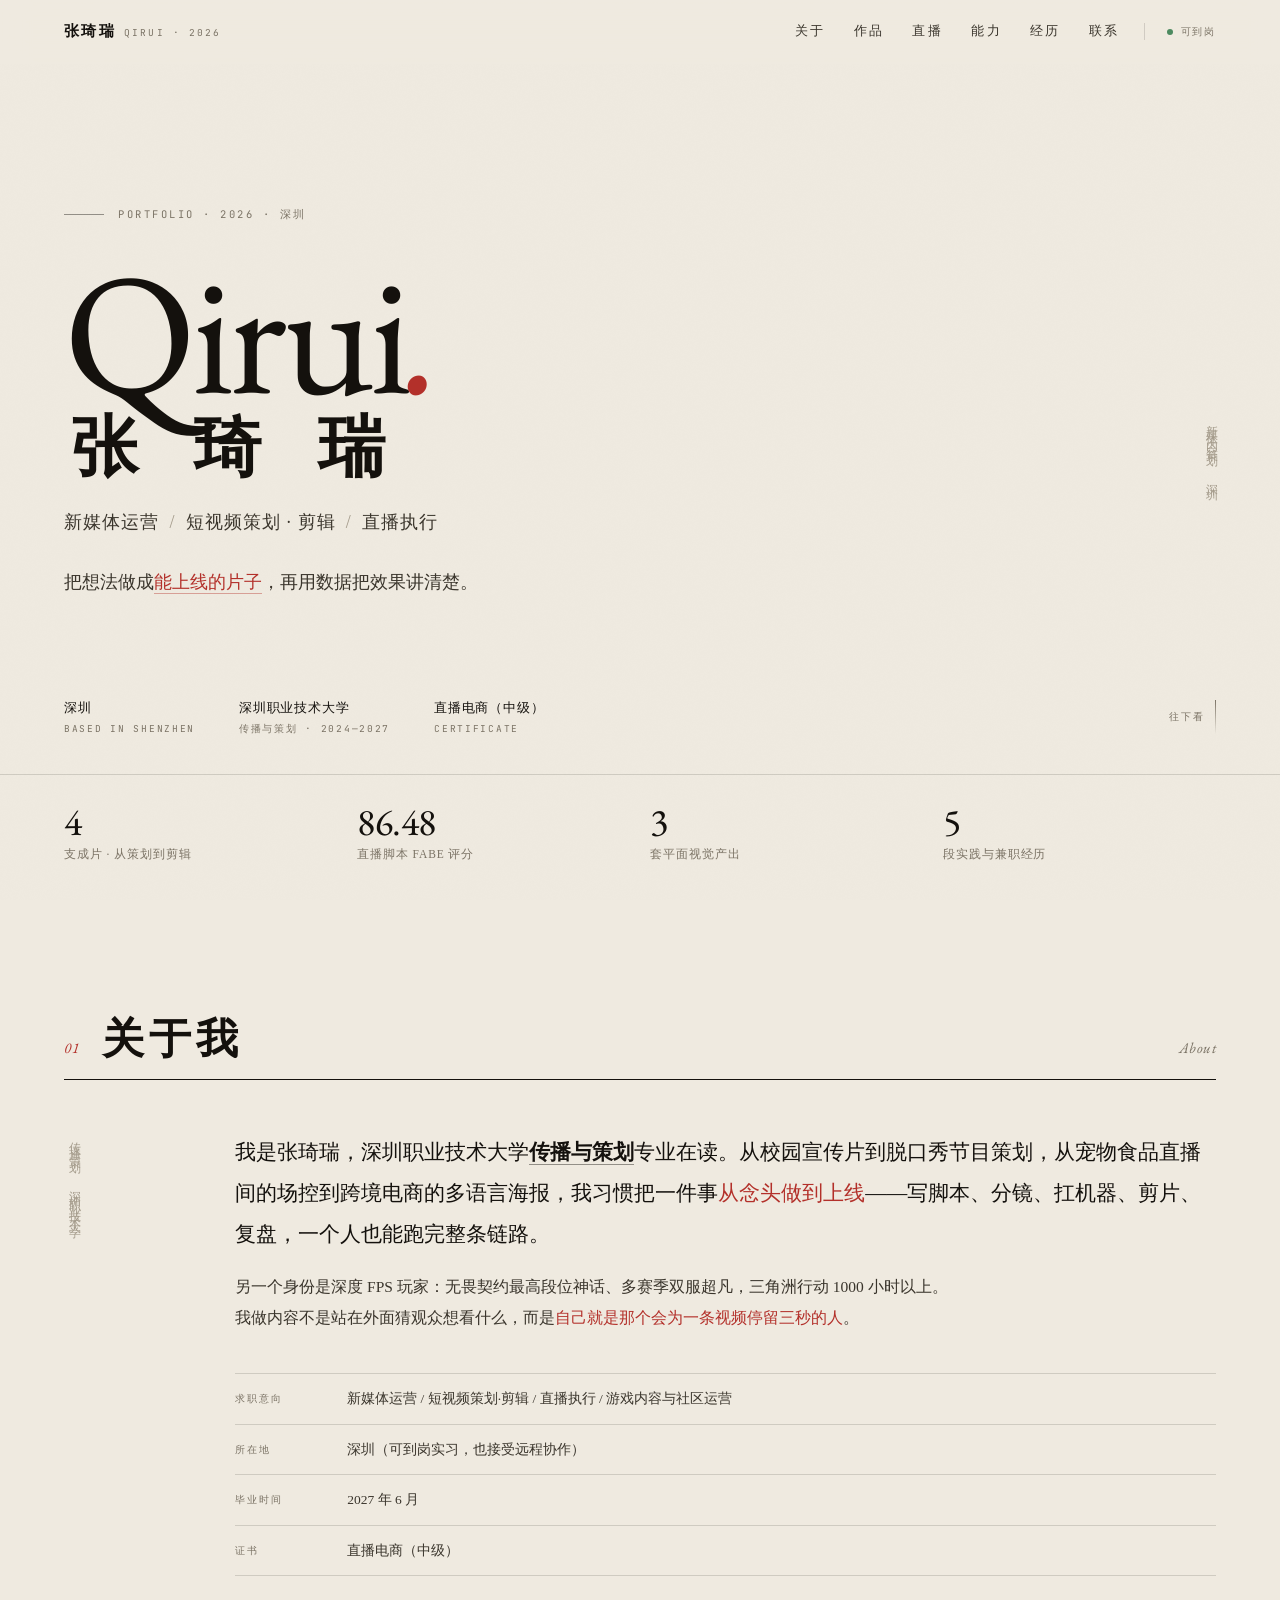
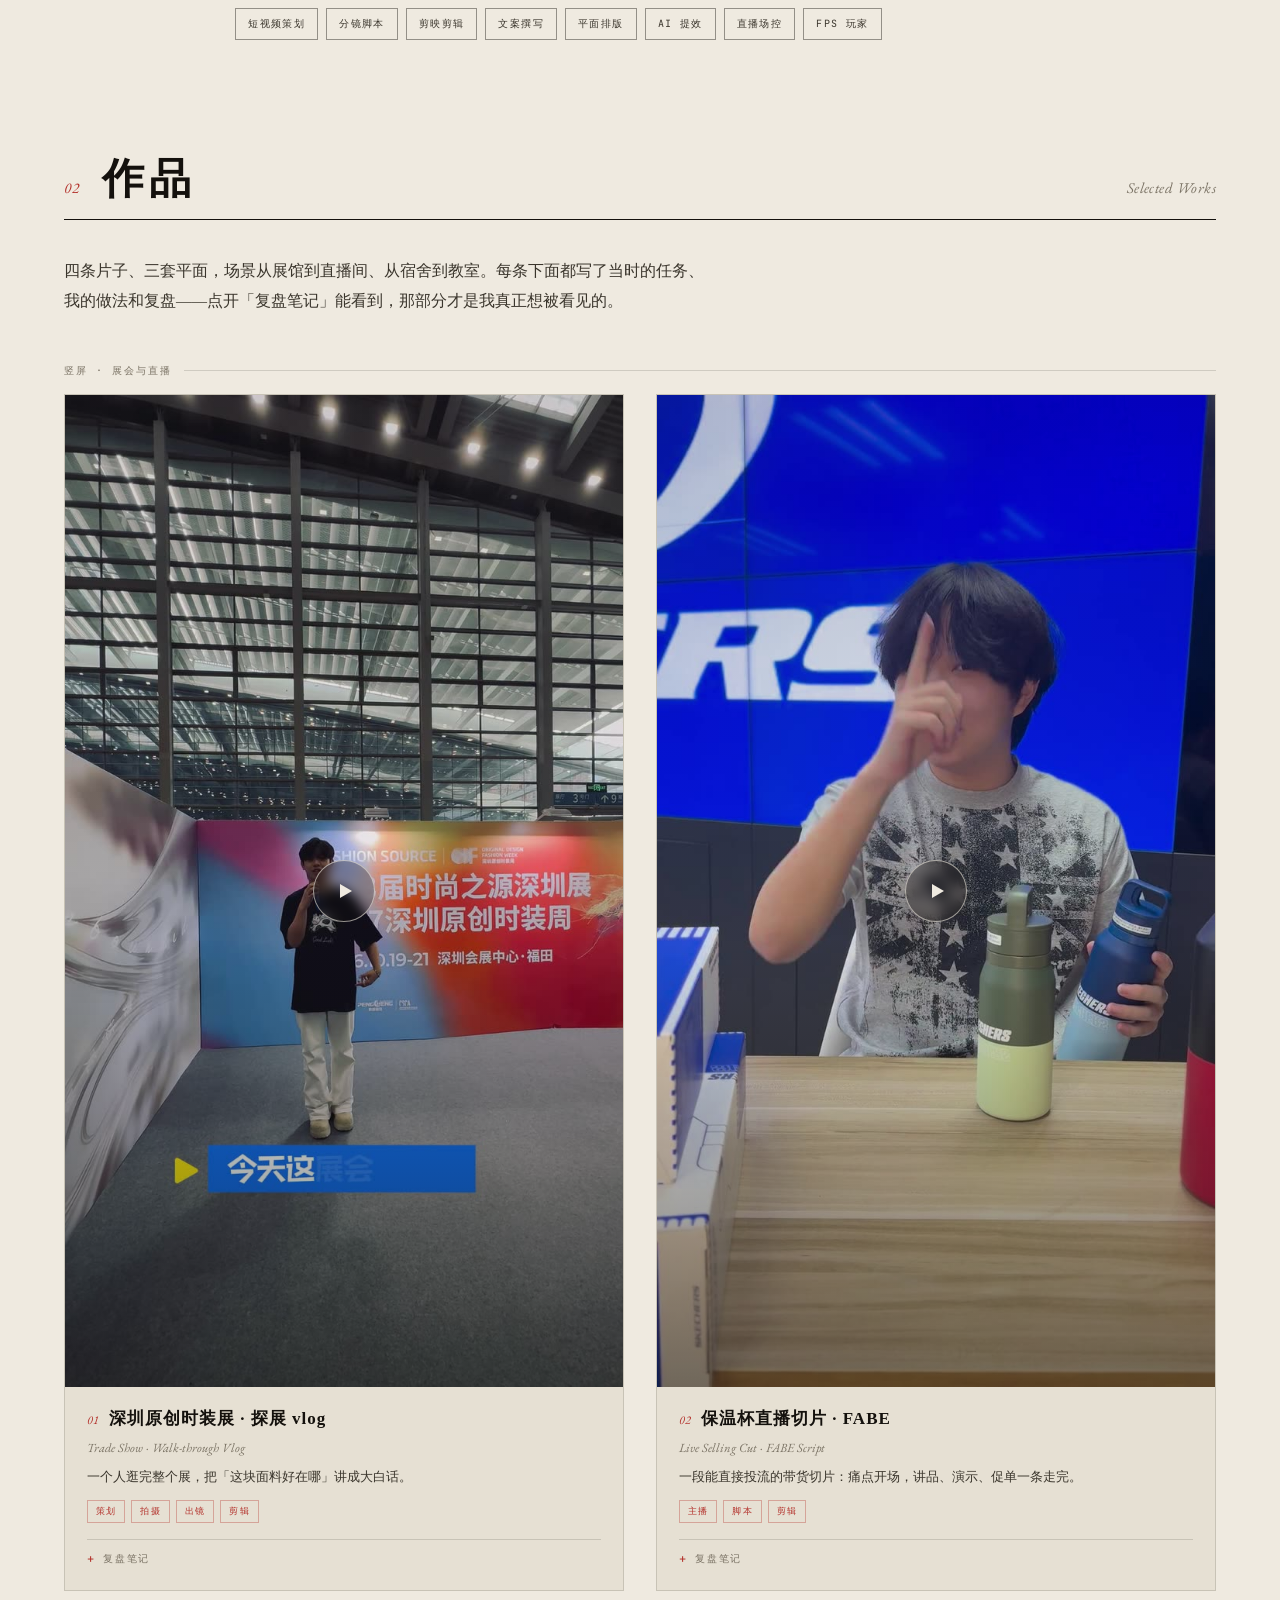
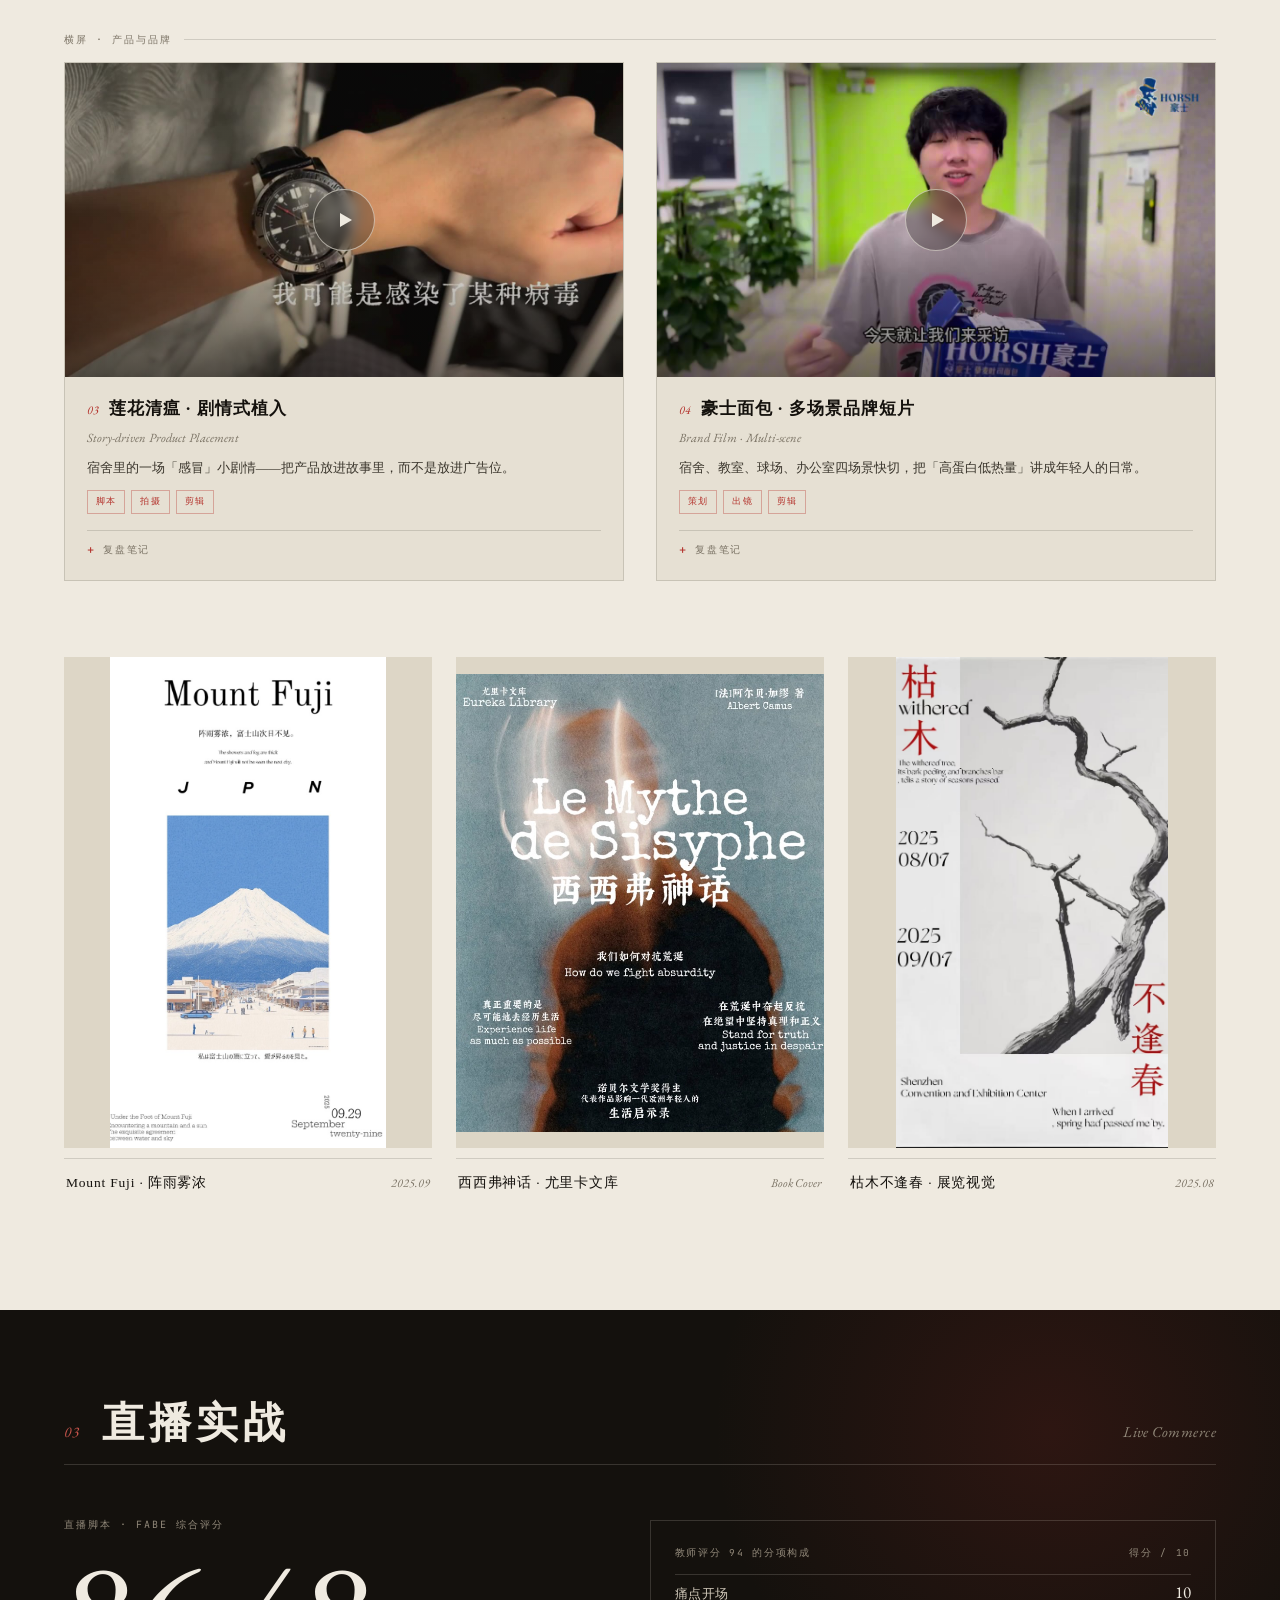
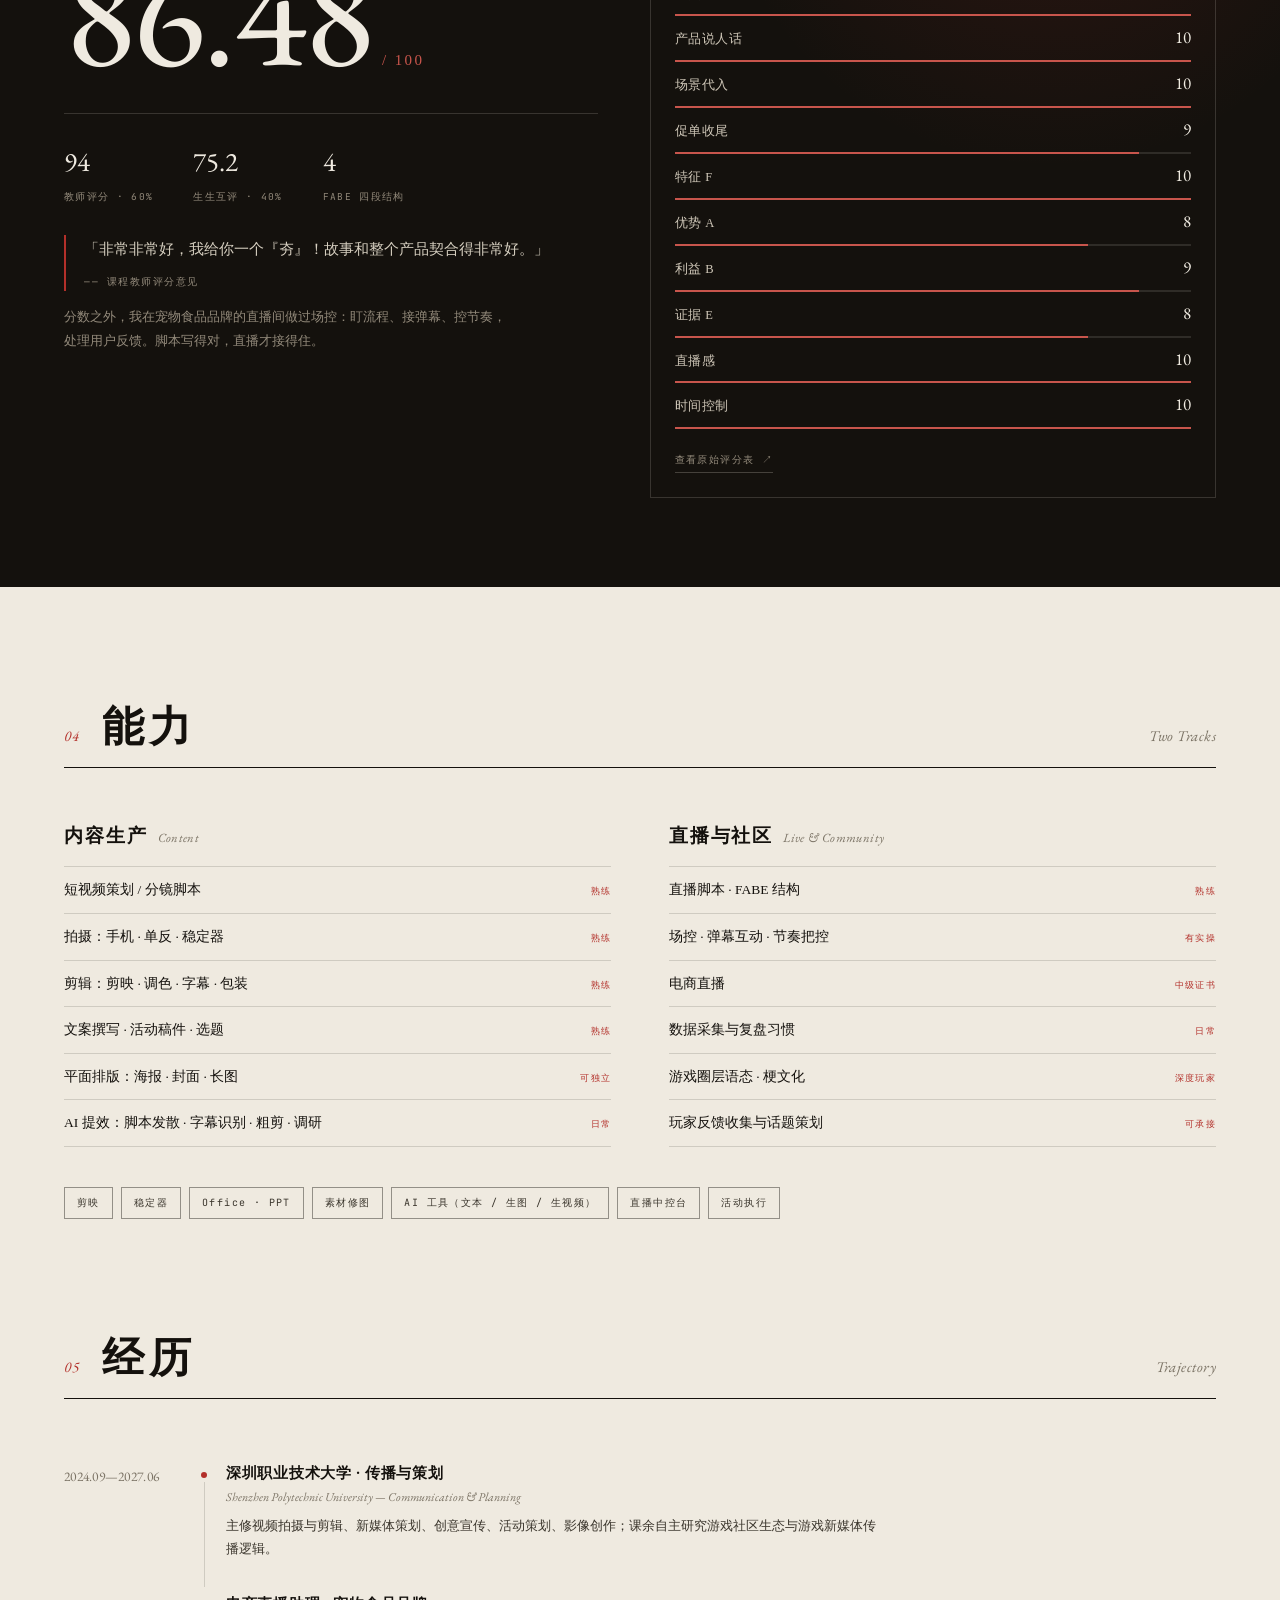
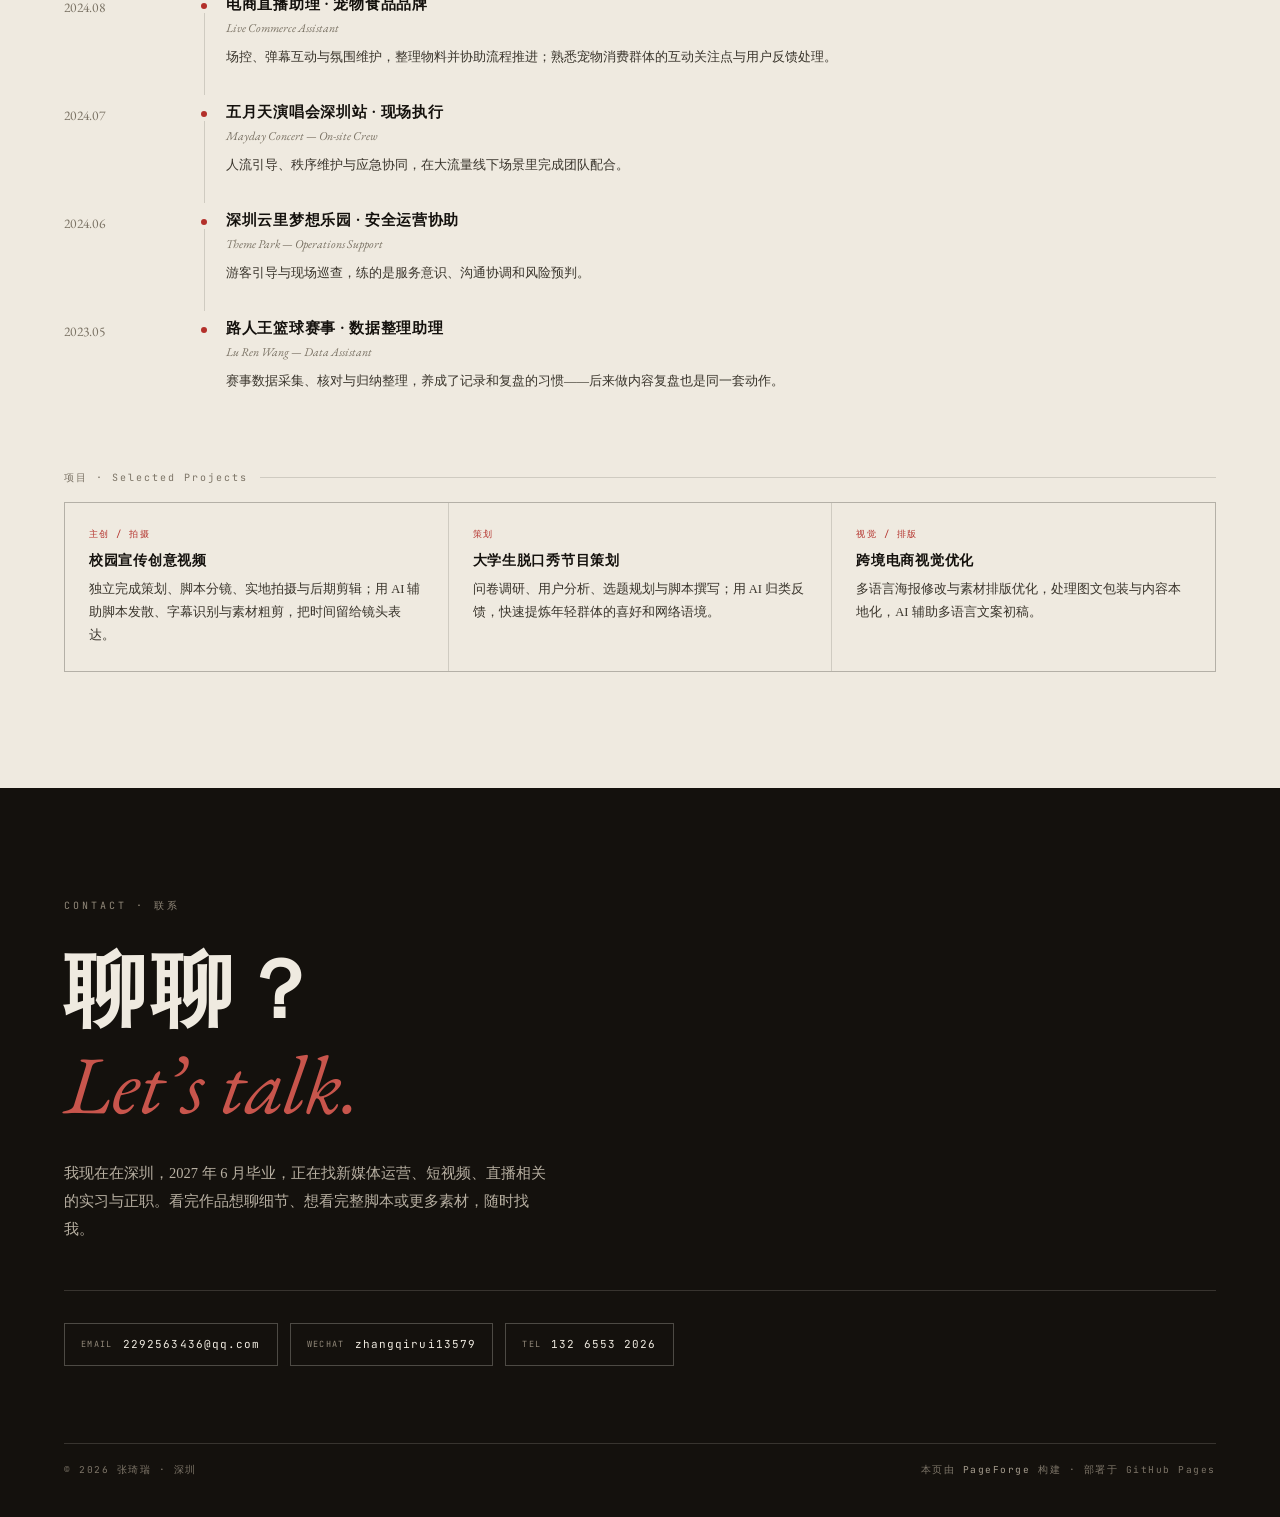
<file: index.html>
<!DOCTYPE html>
<html lang="zh" class="scroll-smooth">
<head>
    <meta charset="UTF-8">
    <meta name="viewport" content="width=device-width, initial-scale=1.0">
    <title>新媒体运营作品集 - 张琦瑞</title>
    <!-- 基础 SEO meta 标签 -->
<meta name="description" content="短视频策划与剪辑、直播脚本与场控、平面视觉、活动执行——张琦瑞的作品集。深圳职业技术大学传播与策划专业在读，2027 年毕业。">
<meta name="keywords" content="张琦瑞,新媒体运营,短视频策划,短视频剪辑,直播运营,直播场控,内容运营,游戏社区,作品集,深圳">
<meta name="author" content="张琦瑞">

    <link rel="icon" href="/assets/favicon.svg" type="image/x-icon">

    <!-- 基础样式文件 -->
    <link rel="stylesheet" href="/assets/pageforge.min.css">

    <script>
        (function () {
            document.addEventListener('click', function (e) {
                var link = e.target.closest('a');
                if (!link) {
                    return;
                }

                const href = link.getAttribute('href');
                if (!href || href.startsWith('http') || href.startsWith('#')) {
                    return;
                }

                e.preventDefault();

                // 获取当前路径信息
                const pathParts = window.location.pathname.split('/').filter(Boolean);
                let version = null;
                let lang = null;

                // 解析当前 URL 中的版本和语言信息
                if (pathParts.length > 0) {
                    if (/^\d+\.\d+(\.\d+)?$/.test(pathParts[0]) || pathParts[0] === 'current') {
                        version = pathParts[0];
                        lang = pathParts[1];
                    }
                    else {
                        lang = pathParts[0];
                    }
                }

                // 构建 404 页面路径
                let notFoundPath = '';
                if (version) {
                    notFoundPath += '/' + version;
                }
                if (lang) {
                    notFoundPath += '/' + lang;
                }
                notFoundPath += '/404.html';

                fetch(href)
                    .then(response => {
                        if (response.ok) {
                            window.location.href = href;
                        }
                        else {
                            window.location.href = notFoundPath;
                        }
                    })
                    .catch(() => {
                        window.location.href = notFoundPath;
                    });
            });
        })();
    </script>

    <!-- 加载主题配置中的额外 CSS 文件 -->
    
        
            <link rel="stylesheet" href="/assets/css/theme.css">
        
    

    <style>
        :root {
            
            --header-height: 64px; /* nav 64px */
            
        }
    </style>

    <!-- Tailwind CSS -->
    <script src="/assets/js/tailwind-off.js"></script>
    <script>
        tailwind.config = {
            theme: {
                extend: {
                    typography: {
                        DEFAULT: {
                            css: {
                                h1: { fontWeight: '700', fontSize: '1.875rem', marginTop: '0.75rem', marginBottom: '0.75rem', color: 'rgb(17, 24, 39)' },
                                h2: { fontWeight: '700', fontSize: '1.5rem', marginTop: '0.75rem', marginBottom: '0.75rem', color: 'rgb(17, 24, 39)' },
                                h3: { fontWeight: '700', fontSize: '1.25rem', marginTop: '0.75rem', marginBottom: '0.75rem', color: 'rgb(17, 24, 39)' },
                                h4: { fontWeight: '700', fontSize: '1.125rem', marginTop: '0.75rem', marginBottom: '0.75rem', color: 'rgb(17, 24, 39)' },
                                h5: { fontWeight: '700', fontSize: '1rem', marginTop: '0.75rem', marginBottom: '0.75rem', color: 'rgb(17, 24, 39)' },
                                h6: { fontWeight: '700', fontSize: '0.875rem', marginTop: '0.75rem', marginBottom: '0.75rem', color: 'rgb(17, 24, 39)' },
                            }
                        }
                    }
                }
            },
            plugins: [
                function({ addBase }) {
                    addBase({
                        'h1': { fontWeight: '700', fontSize: '1.875rem', marginTop: '0.75rem', marginBottom: '0.75rem', color: 'rgb(17, 24, 39)' },
                        'h2': { fontWeight: '700', fontSize: '1.5rem', marginTop: '0.75rem', marginBottom: '0.75rem', color: 'rgb(17, 24, 39)' },
                        'h3': { fontWeight: '700', fontSize: '1.25rem', marginTop: '0.75rem', marginBottom: '0.75rem', color: 'rgb(17, 24, 39)' },
                        'h4': { fontWeight: '700', fontSize: '1.125rem', marginTop: '0.75rem', marginBottom: '0.75rem', color: 'rgb(17, 24, 39)' },
                        'h5': { fontWeight: '700', fontSize: '1rem', marginTop: '0.75rem', marginBottom: '0.75rem', color: 'rgb(17, 24, 39)' },
                        'h6': { fontWeight: '700', fontSize: '0.875rem', marginTop: '0.75rem', marginBottom: '0.75rem', color: 'rgb(17, 24, 39)' },
                        '.dark h1, .dark h2, .dark h3, .dark h4, .dark h5, .dark h6': { color: 'rgb(255, 255, 255)' }
                    })
                }
            ]
        }
    </script>

    <!-- Prism.js 语法高亮样式 -->
    <link href="/assets/css/third-party-off.css" rel="stylesheet"/>

    <!-- 统计代码 -->
    

    <!-- Mermaid 图表 -->
    

    <!-- KaTeX 数学公式 -->
    
</head>

<body class="min-h-screen bg-white dark:bg-gray-900 text-gray-900 dark:text-gray-100">
<div class="flex flex-col min-h-screen">
    

    <!-- 移动端菜单按钮 -->
    

    <div class="pt-[--header-height] w-full">
        <div class="container mx-auto px-4 py-4 md:py-8 flex-grow flex flex-col md:flex-row">
            <!-- 左侧列表 -->
            

            <!-- 中间内容 -->
            <main class="flex-grow w-full md:w-2">
                <article class="prose dark:prose-invert lg:prose-lg mx-auto
                          max-w-none md:max-w-2xl lg:max-w-full">
                    <article>
    <div class="content">
        <div class="site">
<script>document.documentElement.classList.add('js')</script>
<script>
/* 若站点被部署在子目录（如 /portfolio/），把 PageForge 注入的根路径资源改写成子目录路径 */
(function () {
  var parts = location.pathname.split('/').filter(Boolean);
  if (!parts.length || parts[0] === 'assets' || /\.html?$/.test(parts[0])) return;
  var prefix = '/' + parts[0];
  function fix() {
    ['href', 'src', 'poster'].forEach(function (attr) {
      var els = document.querySelectorAll('[' + attr + '^="/assets"]');
      for (var i = 0; i < els.length; i++) {
        els[i].setAttribute(attr, prefix + els[i].getAttribute(attr));
      }
    });
  }
  fix();
  document.addEventListener('DOMContentLoaded', fix);
})();
</script>
<div class="progress" aria-hidden="true"><i id="progressBar"></i></div>
<header class="topbar">
<a class="brand" href="#top">张琦瑞<span>QIRUI · 2026</span></a>
<nav class="nav" aria-label="页面导航"><a href="#about">关于</a><a href="#works">作品</a><a href="#live">直播</a><a href="#skills">能力</a><a href="#exp">经历</a><a href="#contact">联系</a></nav>
<div class="status"><i aria-hidden="true"></i>可到岗</div>
</header>
<main id="top">
<section class="hero">
<p class="hero-side" aria-hidden="true">新媒体内容策划 · 深圳</p>
<div class="hero-inner">
<p class="hero-eyebrow">PORTFOLIO · 2026 · 深圳</p>
<h1 class="hero-name"><span class="en">Qirui<em>.</em></span><span class="cn">张 琦 瑞</span></h1>
<p class="hero-role">新媒体运营 <span>/</span> 短视频策划 · 剪辑 <span>/</span> 直播执行</p>
<p class="hero-line">把想法做成<em>能上线的片子</em>，再用数据把效果讲清楚。</p>
</div>
<div class="hero-foot">
<div class="hero-meta">
<div><b>深圳</b><span>BASED IN SHENZHEN</span></div>
<div><b>深圳职业技术大学</b><span>传播与策划 · 2024—2027</span></div>
<div><b>直播电商（中级）</b><span>CERTIFICATE</span></div>
</div>
<a class="scroll-cue" href="#about">往下看<i aria-hidden="true"></i></a>
</div>
<div class="stats">
<div class="stat"><b>4</b><span>支成片 · 从策划到剪辑</span></div>
<div class="stat"><b>86.48</b><span>直播脚本 FABE 评分</span></div>
<div class="stat"><b>3</b><span>套平面视觉产出</span></div>
<div class="stat"><b>5</b><span>段实践与兼职经历</span></div>
</div>
</section>
<section class="sec" id="about">
<div class="wrap">
<div class="sec-head rv"><span class="num">01</span><h2>关于我</h2><span class="en">About</span></div>
<div class="about-grid">
<div class="about-v">传播与策划 · 深圳职业技术大学</div>
<div>
<p class="about-lead rv">我是张琦瑞，深圳职业技术大学<strong>传播与策划</strong>专业在读。从校园宣传片到脱口秀节目策划，从宠物食品直播间的场控到跨境电商的多语言海报，我习惯把一件事<em>从念头做到上线</em>——写脚本、分镜、扛机器、剪片、复盘，一个人也能跑完整条链路。</p>
<p class="about-lead rv">另一个身份是深度 FPS 玩家：无畏契约最高段位神话、多赛季双服超凡，三角洲行动 1000 小时以上。我做内容不是站在外面猜观众想看什么，而是<em>自己就是那个会为一条视频停留三秒的人</em>。</p>
<dl class="facts rv">
<div class="fact"><dt>求职意向</dt><dd>新媒体运营 / 短视频策划·剪辑 / 直播执行 / 游戏内容与社区运营</dd></div>
<div class="fact"><dt>所在地</dt><dd>深圳（可到岗实习，也接受远程协作）</dd></div>
<div class="fact"><dt>毕业时间</dt><dd>2027 年 6 月</dd></div>
<div class="fact"><dt>证书</dt><dd>直播电商（中级）</dd></div>
</dl>
<div class="tags rv"><span>短视频策划</span><span>分镜脚本</span><span>剪映剪辑</span><span>文案撰写</span><span>平面排版</span><span>AI 提效</span><span>直播场控</span><span>FPS 玩家</span></div>
</div>
</div>
</div>
</section>
<section class="sec" id="works">
<div class="wrap">
<div class="sec-head rv"><span class="num">02</span><h2>作品</h2><span class="en">Selected Works</span></div>
<p class="sec-lead rv">四条片子、三套平面，场景从展馆到直播间、从宿舍到教室。每条下面都写了当时的任务、我的做法和复盘——点开「复盘笔记」能看到，那部分才是我真正想被看见的。</p>
<div class="video-block">
<div class="video-block-label">竖屏 · 展会与直播</div>
<div class="video-grid portrait">
<article class="vcard rv">
<div class="media portrait">
<img src="/assets/media/poster-fashionweek.jpg" alt="探展 vlog 里在展馆现场介绍展会" width="720" height="1280" loading="lazy">
<button class="play" type="button" aria-label="播放：深圳原创时装展 · 探展 vlog"><i aria-hidden="true"></i></button>
<video preload="none" playsinline controls src="/assets/media/fashionweek.mp4" poster="/assets/media/poster-fashionweek.jpg"></video>
</div>
<div class="vmeta">
<div class="vtitle"><span class="idx">01</span><h3>深圳原创时装展 · 探展 vlog</h3></div>
<div class="ven">Trade Show · Walk-through Vlog</div>
<p>一个人逛完整个展，把「这块面料好在哪」讲成大白话。</p>
<ul class="roles"><li>策划</li><li>拍摄</li><li>出镜</li><li>剪辑</li></ul>
<details class="case"><summary>复盘笔记</summary>
<dl>
<dt>任务</dt><dd>展会现场内容：要在短视频里留住非专业观众，同时把面料的卖点说清楚，最后落成一条能发出去的探展片。</dd>
<dt>做法</dt><dd>开场站在展馆门口直接报「今天这展会」，先把场景立住；中段用手部特写把「秒回弹、软、粘毛」这些抽象手感变成可看的动作；字幕一句一个卖点，负责整条片的节奏。</dd>
<dt>复盘</dt><dd>现场环境音很杂，节奏几乎全靠字幕和口播撑。特写拍够了，但少一个「穿上身对比」的镜头——说服力还能再加一格。</dd>
</dl>
</details>
</div>
</article>
<article class="vcard rv">
<div class="media portrait">
<img src="/assets/media/poster-livecut.jpg" alt="直播间里主播演示保温杯的画面" width="720" height="1280" loading="lazy">
<button class="play" type="button" aria-label="播放：保温杯直播切片 · FABE"><i aria-hidden="true"></i></button>
<video preload="none" playsinline controls src="/assets/media/livecut.mp4" poster="/assets/media/poster-livecut.jpg"></video>
</div>
<div class="vmeta">
<div class="vtitle"><span class="idx">02</span><h3>保温杯直播切片 · FABE</h3></div>
<div class="ven">Live Selling Cut · FABE Script</div>
<p>一段能直接投流的带货切片：痛点开场，讲品、演示、促单一条走完。</p>
<ul class="roles"><li>主播</li><li>脚本</li><li>剪辑</li></ul>
<details class="case"><summary>复盘笔记</summary>
<dl>
<dt>任务</dt><dd>把 FABE 结构落到一段真实带货直播里，能完整看到「讲品—演示—逼单」的节奏，也能当面试样片。</dd>
<dt>做法</dt><dd>三秒抛痛点；把容量、保温、材质翻译成使用场景（放包里、放办公室、通勤）；现场做倒水、拧盖的动作演示；最后用价格锚点和下单指令收尾。全程站着讲，靠身体动作保持画面活性。</dd>
<dt>复盘</dt><dd>这条拿到 86.48 分（教师 94 / 生生互评 75.2）。回看发现节奏太满，真人直播间需要留白和即时回应弹幕——后来在宠物食品直播间做场控时，这点体会更深。</dd>
</dl>
</details>
</div>
</article>
</div>
</div>
<div class="video-block">
<div class="video-block-label">横屏 · 产品与品牌</div>
<div class="video-grid landscape">
<article class="vcard rv">
<div class="media landscape">
<img src="/assets/media/poster-lianhua.jpg" alt="宿舍剧情短片里人物戴着口罩的场景" width="1280" height="720" loading="lazy">
<button class="play" type="button" aria-label="播放：莲花清瘟 · 剧情式植入"><i aria-hidden="true"></i></button>
<video preload="none" playsinline controls src="/assets/media/lianhua.mp4" poster="/assets/media/poster-lianhua.jpg"></video>
</div>
<div class="vmeta">
<div class="vtitle"><span class="idx">03</span><h3>莲花清瘟 · 剧情式植入</h3></div>
<div class="ven">Story-driven Product Placement</div>
<p>宿舍里的一场「感冒」小剧情——把产品放进故事里，而不是放进广告位。</p>
<ul class="roles"><li>脚本</li><li>拍摄</li><li>剪辑</li></ul>
<details class="case"><summary>复盘笔记</summary>
<dl>
<dt>任务</dt><dd>药品类产品不能硬广，得让人愿意把剧情看完，再接受产品出场。</dd>
<dt>做法</dt><dd>用时间戳（12:25 → 9:30）做叙事锚点，先演「难受」的日常细节：量体温、躺不住、说话没力气；再让人物自己去翻药。全片保持宿舍自然光，尽量不像广告。</dd>
<dt>复盘</dt><dd>铺垫偏长，产品出现得晚。短视频里更稳的做法是 15 秒内先给冲突，再给解法；下次会把「难受」的第一个镜头提前到开场三秒。</dd>
</dl>
</details>
</div>
</article>
<article class="vcard rv">
<div class="media landscape">
<img src="/assets/media/poster-haoshi.jpg" alt="豪士面包品牌短片里人物手持产品的画面" width="1280" height="720" loading="lazy">
<button class="play" type="button" aria-label="播放：豪士面包 · 多场景品牌短片"><i aria-hidden="true"></i></button>
<video preload="none" playsinline controls src="/assets/media/haoshi.mp4" poster="/assets/media/poster-haoshi.jpg"></video>
</div>
<div class="vmeta">
<div class="vtitle"><span class="idx">04</span><h3>豪士面包 · 多场景品牌短片</h3></div>
<div class="ven">Brand Film · Multi-scene</div>
<p>宿舍、教室、球场、办公室四场景快切，把「高蛋白低热量」讲成年轻人的日常。</p>
<ul class="roles"><li>策划</li><li>出镜</li><li>剪辑</li></ul>
<details class="case"><summary>复盘笔记</summary>
<dl>
<dt>任务</dt><dd>品牌要露出四个卖点（高蛋白质、低热量、松软、配料干净），但不能像在念参数。</dd>
<dt>做法</dt><dd>四个生活场景各演一个小冲突：上课犯困、打球饿了、宿舍嘴馋；卖点全部落在人物台词和花字上；综艺式花字（Mr.豪豪先生 / AAA豪式面包）拉年轻感，结尾统一品牌 LOGO。</dd>
<dt>复盘</dt><dd>场景多导致每条都太短，人物记忆点被摊薄。如果只留两个场景演透，情绪会更完整。</dd>
</dl>
</details>
</div>
</article>
</div>
</div>
<div class="poster-grid">
<div class="pcard rv">
<div class="frame"><img src="/assets/media/poster-fuji.jpg" alt="富士山主题海报：阵雨雾浓" width="900" height="1200" loading="lazy"></div>
<div class="cap"><h3>Mount Fuji · 阵雨雾浓</h3><span class="yr">2025.09</span></div>
</div>
<div class="pcard rv">
<div class="frame"><img src="/assets/media/poster-sisyphus.jpg" alt="西西弗神话书籍封面设计" width="900" height="1200" loading="lazy"></div>
<div class="cap"><h3>西西弗神话 · 尤里卡文库</h3><span class="yr">Book Cover</span></div>
</div>
<div class="pcard rv">
<div class="frame"><img src="/assets/media/poster-withered.jpg" alt="枯木不逢春展览海报设计" width="900" height="1200" loading="lazy"></div>
<div class="cap"><h3>枯木不逢春 · 展览视觉</h3><span class="yr">2025.08</span></div>
</div>
</div>
</div>
</section>
<section class="live" id="live">
<div class="wrap">
<div class="sec-head rv"><span class="num">03</span><h2>直播实战</h2><span class="en">Live Commerce</span></div>
<div class="live-grid">
<div class="rv">
<div class="score"><span class="label">直播脚本 · FABE 综合评分</span><div class="big">86.48<small>/ 100</small></div></div>
<div class="score-row">
<div><b>94</b><span>教师评分 · 60%</span></div>
<div><b>75.2</b><span>生生互评 · 40%</span></div>
<div><b>4</b><span>FABE 四段结构</span></div>
</div>
<blockquote class="quote">「非常非常好，我给你一个『夯』！故事和整个产品契合得非常好。」<span class="by">—— 课程教师评分意见</span></blockquote>
<p class="quote quote-note">分数之外，我在宠物食品品牌的直播间做过场控：盯流程、接弹幕、控节奏，处理用户反馈。脚本写得对，直播才接得住。</p>
</div>
<aside class="rubric rv">
<div class="rubric-head"><span>教师评分 94 的分项构成</span><span>得分 / 10</span></div>
<ul>
<li><span>痛点开场</span><b>10</b><span class="bar"><i style="width:100%"></i></span></li>
<li><span>产品说人话</span><b>10</b><span class="bar"><i style="width:100%"></i></span></li>
<li><span>场景代入</span><b>10</b><span class="bar"><i style="width:100%"></i></span></li>
<li><span>促单收尾</span><b>9</b><span class="bar"><i style="width:90%"></i></span></li>
<li><span>特征 F</span><b>10</b><span class="bar"><i style="width:100%"></i></span></li>
<li><span>优势 A</span><b>8</b><span class="bar"><i style="width:80%"></i></span></li>
<li><span>利益 B</span><b>9</b><span class="bar"><i style="width:90%"></i></span></li>
<li><span>证据 E</span><b>8</b><span class="bar"><i style="width:80%"></i></span></li>
<li><span>直播感</span><b>10</b><span class="bar"><i style="width:100%"></i></span></li>
<li><span>时间控制</span><b>10</b><span class="bar"><i style="width:100%"></i></span></li>
</ul>
<a class="rubric-link" href="/assets/media/live-score.png" target="_blank" rel="noopener">查看原始评分表 ↗</a>
</aside>
</div>
</div>
</section>
<section class="sec" id="skills">
<div class="wrap">
<div class="sec-head rv"><span class="num">04</span><h2>能力</h2><span class="en">Two Tracks</span></div>
<div class="skill-grid">
<div class="skill-col rv">
<h3>内容生产<span class="en">Content</span></h3>
<ul class="skills">
<li><span>短视频策划 / 分镜脚本</span><span class="lv">熟练</span></li>
<li><span>拍摄：手机 · 单反 · 稳定器</span><span class="lv">熟练</span></li>
<li><span>剪辑：剪映 · 调色 · 字幕 · 包装</span><span class="lv">熟练</span></li>
<li><span>文案撰写 · 活动稿件 · 选题</span><span class="lv">熟练</span></li>
<li><span>平面排版：海报 · 封面 · 长图</span><span class="lv">可独立</span></li>
<li><span>AI 提效：脚本发散 · 字幕识别 · 粗剪 · 调研</span><span class="lv">日常</span></li>
</ul>
</div>
<div class="skill-col rv">
<h3>直播与社区<span class="en">Live &amp; Community</span></h3>
<ul class="skills">
<li><span>直播脚本 · FABE 结构</span><span class="lv">熟练</span></li>
<li><span>场控 · 弹幕互动 · 节奏把控</span><span class="lv">有实操</span></li>
<li><span>电商直播</span><span class="lv">中级证书</span></li>
<li><span>数据采集与复盘习惯</span><span class="lv">日常</span></li>
<li><span>游戏圈层语态 · 梗文化</span><span class="lv">深度玩家</span></li>
<li><span>玩家反馈收集与话题策划</span><span class="lv">可承接</span></li>
</ul>
</div>
</div>
<div class="tags rv tags-tools"><span>剪映</span><span>稳定器</span><span>Office · PPT</span><span>素材修图</span><span>AI 工具（文本 / 生图 / 生视频）</span><span>直播中控台</span><span>活动执行</span></div>
</div>
</section>
<section class="sec" id="exp">
<div class="wrap">
<div class="sec-head rv"><span class="num">05</span><h2>经历</h2><span class="en">Trajectory</span></div>
<div class="tl rv">
<div class="yr">2024.09—2027.06</div>
<div class="dot" aria-hidden="true"></div>
<div class="body"><h3>深圳职业技术大学 · 传播与策划</h3><div class="org">Shenzhen Polytechnic University — Communication &amp; Planning</div><p>主修视频拍摄与剪辑、新媒体策划、创意宣传、活动策划、影像创作；课余自主研究游戏社区生态与游戏新媒体传播逻辑。</p></div>
</div>
<div class="tl rv">
<div class="yr">2024.08</div>
<div class="dot" aria-hidden="true"></div>
<div class="body"><h3>电商直播助理 · 宠物食品品牌</h3><div class="org">Live Commerce Assistant</div><p>场控、弹幕互动与氛围维护，整理物料并协助流程推进；熟悉宠物消费群体的互动关注点与用户反馈处理。</p></div>
</div>
<div class="tl rv">
<div class="yr">2024.07</div>
<div class="dot" aria-hidden="true"></div>
<div class="body"><h3>五月天演唱会深圳站 · 现场执行</h3><div class="org">Mayday Concert — On-site Crew</div><p>人流引导、秩序维护与应急协同，在大流量线下场景里完成团队配合。</p></div>
</div>
<div class="tl rv">
<div class="yr">2024.06</div>
<div class="dot" aria-hidden="true"></div>
<div class="body"><h3>深圳云里梦想乐园 · 安全运营协助</h3><div class="org">Theme Park — Operations Support</div><p>游客引导与现场巡查，练的是服务意识、沟通协调和风险预判。</p></div>
</div>
<div class="tl rv is-last">
<div class="yr">2023.05</div>
<div class="dot" aria-hidden="true"></div>
<div class="body"><h3>路人王篮球赛事 · 数据整理助理</h3><div class="org">Lu Ren Wang — Data Assistant</div><p>赛事数据采集、核对与归纳整理，养成了记录和复盘的习惯——后来做内容复盘也是同一套动作。</p></div>
</div>
<div class="projects">
<div class="label">项目 · Selected Projects</div>
<div class="project-grid">
<div class="pj rv"><span class="role">主创 / 拍摄</span><h3>校园宣传创意视频</h3><p>独立完成策划、脚本分镜、实地拍摄与后期剪辑；用 AI 辅助脚本发散、字幕识别与素材粗剪，把时间留给镜头表达。</p></div>
<div class="pj rv"><span class="role">策划</span><h3>大学生脱口秀节目策划</h3><p>问卷调研、用户分析、选题规划与脚本撰写；用 AI 归类反馈，快速提炼年轻群体的喜好和网络语境。</p></div>
<div class="pj rv"><span class="role">视觉 / 排版</span><h3>跨境电商视觉优化</h3><p>多语言海报修改与素材排版优化，处理图文包装与内容本地化，AI 辅助多语言文案初稿。</p></div>
</div>
</div>
</div>
</section>
<section class="contact" id="contact">
<div class="wrap">
<span class="label">CONTACT · 联系</span>
<h2>聊聊？<br><em>Let’s talk.</em></h2>
<p class="contact-line">我现在在深圳，2027 年 6 月毕业，正在找新媒体运营、短视频、直播相关的实习与正职。看完作品想聊细节、想看完整脚本或更多素材，随时找我。</p>
<div class="ways">
<a class="way" href="mailto:2292563436@qq.com"><small>EMAIL</small>2292563436@qq.com</a>
<button class="way" type="button" data-copy="zhangqirui13579" data-copy-tip="微信号已复制：zhangqirui13579"><small>WECHAT</small>zhangqirui13579</button>
<a class="way" href="tel:13265532026"><small>TEL</small>132 6553 2026</a>
</div>
<div class="foot">
<span>© 2026 张琦瑞 · 深圳</span>
<span>本页由 <a href="https://github.com/devlive-community/pageforge" target="_blank" rel="noopener">PageForge</a> 构建 · 部署于 GitHub Pages</span>
</div>
</div>
</section>
</main>
</div>

    </div>
</article>
                </article>
            </main>

            <!-- 右侧目录 -->
            
        </div>
    </div>

    
</div>

<!-- 返回顶部按钮 -->


<!-- 遮罩层 -->

</body>

<!-- 基础脚本文件 -->
<script src="/assets/pageforge.min.js"></script>

<script>
    // 移动端侧边栏打开时显示遮罩
    document.querySelector('[onclick*="sidebar-menu"]').addEventListener('click', function () {
        document.getElementById('sidebar-overlay').classList.remove('hidden');
    });
</script>

<!-- 加载主题配置中的额外 JS 文件 -->

    
        <script src="/assets/js/site.js"></script>
    


<!-- 是否启用 Lucide 图标库 -->

</html>
</file>
<file: assets/css/theme.css>
/* ==========================================================================
   张琦瑞 · 新媒体运营作品集
   主题：纸本 / 墨色 / 朱砂  ——  编辑感排版，为面试场景服务
   ========================================================================== */

/* ---------- 字体（自托管，无第三方依赖） ---------- */
@font-face {
  font-family: 'EB Garamond';
  src: url('/assets/fonts/eb-garamond-400.woff2') format('woff2');
  font-weight: 400;
  font-style: normal;
  font-display: swap;
}
@font-face {
  font-family: 'EB Garamond';
  src: url('/assets/fonts/eb-garamond-400i.woff2') format('woff2');
  font-weight: 400;
  font-style: italic;
  font-display: swap;
}
@font-face {
  font-family: 'JetBrains Mono';
  src: url('/assets/fonts/jetbrains-mono-400.woff2') format('woff2');
  font-weight: 400;
  font-style: normal;
  font-display: swap;
}

/* ---------- 变量 ---------- */
:root {
  --paper: #efeae0;
  --paper-2: #e6e0d3;
  --paper-3: #ddd6c6;
  --ink: #14110d;
  --ink-2: #3a352c;
  --ink-3: #7b7365;
  --ink-4: #a49b8b;
  --cinnabar: #b3302a;
  --cinnabar-soft: #c8554c;
  --slate: #5c7286;
  --line: rgba(20, 17, 13, 0.14);
  --line-strong: rgba(20, 17, 13, 0.42);
  --line-light: rgba(239, 234, 224, 0.16);

  --serif-en: 'EB Garamond', 'Times New Roman', Georgia, serif;
  --serif-cn: 'Noto Serif SC', 'Source Han Serif SC', 'Songti SC', 'STSong', 'SimSun', serif;
  --mono: 'JetBrains Mono', ui-monospace, SFMono-Regular, Menlo, Consolas, monospace;

  --gutter: clamp(20px, 5vw, 72px);
  --maxw: 1280px;
  --ease: cubic-bezier(0.22, 0.61, 0.36, 1);
}

/* ---------- 基础重置 ---------- */
*,
*::before,
*::after { box-sizing: border-box; }

html {
  scroll-behavior: smooth;
  scroll-padding-top: 76px;
  -webkit-text-size-adjust: 100%;
}

body {
  margin: 0;
  background: var(--paper);
  color: var(--ink);
  font-family: var(--serif-cn);
  font-weight: 400;
  line-height: 1.75;
  -webkit-font-smoothing: antialiased;
  -moz-osx-font-smoothing: grayscale;
  overflow-x: hidden;
  text-rendering: optimizeLegibility;
}

/* 纸张颗粒感 */
body::before {
  content: '';
  position: fixed;
  inset: 0;
  z-index: 0;
  pointer-events: none;
  opacity: 0.35;
  mix-blend-mode: multiply;
  background-image: url("data:image/svg+xml,%3Csvg xmlns='http://www.w3.org/2000/svg' width='180' height='180'%3E%3Cfilter id='n'%3E%3CfeTurbulence type='fractalNoise' baseFrequency='0.82' numOctaves='3' stitchTiles='stitch'/%3E%3CfeColorMatrix type='saturate' values='0'/%3E%3C/filter%3E%3Crect width='180' height='180' filter='url(%23n)' opacity='0.055'/%3E%3C/svg%3E");
}

::selection { background: var(--cinnabar); color: var(--paper); }

a { color: inherit; text-decoration: none; }
img, video { max-width: 100%; display: block; }
button { font: inherit; color: inherit; background: none; border: 0; cursor: pointer; }
h1, h2, h3, h4, p, dl, dd, figure, blockquote, ul { margin: 0; padding: 0; }
ul { list-style: none; }

:focus-visible {
  outline: 2px solid var(--cinnabar);
  outline-offset: 3px;
}

/* ---------- 页面必备修正 ---------- */
/* PageForge 会自动注入一个阅读进度角标，作品集里用不到 */
#reading-progress-container,
#reading-progress-indicator { display: none !important; }

/* ---------- 滚动进度 ---------- */
.progress {
  position: fixed;
  top: 0; left: 0; right: 0;
  height: 2px;
  z-index: 90;
  background: transparent;
  pointer-events: none;
}
.progress i {
  display: block;
  height: 100%;
  width: 100%;
  transform: scaleX(0);
  transform-origin: 0 50%;
  background: var(--cinnabar);
}

/* ---------- 顶栏 ---------- */
.topbar {
  position: fixed;
  top: 0; left: 0; right: 0;
  z-index: 80;
  display: flex;
  align-items: center;
  gap: 24px;
  height: 64px;
  padding: 0 var(--gutter);
  background: color-mix(in srgb, var(--paper) 86%, transparent);
  backdrop-filter: saturate(1.2) blur(14px);
  -webkit-backdrop-filter: saturate(1.2) blur(14px);
  border-bottom: 1px solid transparent;
  transition: border-color 0.3s var(--ease), background 0.3s var(--ease);
}
.topbar.is-stuck { border-bottom-color: var(--line); }

.brand {
  display: flex;
  align-items: baseline;
  gap: 8px;
  font-weight: 600;
  font-size: 15px;
  letter-spacing: 0.16em;
  white-space: nowrap;
}
.brand span {
  font-family: var(--mono);
  font-size: 9.5px;
  letter-spacing: 0.22em;
  color: var(--ink-3);
  font-weight: 400;
}

.nav {
  display: flex;
  align-items: center;
  gap: clamp(12px, 2.2vw, 30px);
  margin-left: auto;
  overflow-x: auto;
  scrollbar-width: none;
}
.nav::-webkit-scrollbar { display: none; }
.nav a {
  position: relative;
  font-size: 13px;
  letter-spacing: 0.18em;
  color: var(--ink-2);
  padding: 6px 0;
  white-space: nowrap;
  transition: color 0.2s var(--ease);
}
.nav a::after {
  content: '';
  position: absolute;
  left: 0; right: 0; bottom: 0;
  height: 1px;
  background: var(--cinnabar);
  transform: scaleX(0);
  transform-origin: 0 50%;
  transition: transform 0.28s var(--ease);
}
.nav a:hover { color: var(--ink); }
.nav a:hover::after,
.nav a.is-active::after { transform: scaleX(1); }
.nav a.is-active { color: var(--cinnabar); }

.status {
  display: none;
  align-items: center;
  gap: 8px;
  font-family: var(--mono);
  font-size: 10px;
  letter-spacing: 0.18em;
  color: var(--ink-3);
  padding-left: 22px;
  border-left: 1px solid var(--line);
}
.status i {
  width: 6px; height: 6px;
  border-radius: 50%;
  background: #4c8a5f;
  box-shadow: 0 0 0 0 rgba(76, 138, 95, 0.5);
  animation: pulse 2.6s infinite;
}
@keyframes pulse {
  0% { box-shadow: 0 0 0 0 rgba(76, 138, 95, 0.45); }
  70% { box-shadow: 0 0 0 7px rgba(76, 138, 95, 0); }
  100% { box-shadow: 0 0 0 0 rgba(76, 138, 95, 0); }
}

/* ---------- 通用 ---------- */
.wrap {
  width: 100%;
  max-width: var(--maxw);
  margin: 0 auto;
  padding: 0 var(--gutter);
  position: relative;
  z-index: 1;
}

.mono {
  font-family: var(--mono);
  font-size: 10.5px;
  letter-spacing: 0.2em;
  color: var(--ink-3);
}

/* 章节头 */
.sec {
  padding: clamp(72px, 9vw, 130px) 0 0;
  position: relative;
}
.sec-head {
  display: flex;
  align-items: baseline;
  gap: clamp(12px, 2vw, 22px);
  padding-bottom: 16px;
  border-bottom: 1px solid var(--ink);
  margin-bottom: clamp(28px, 4vw, 52px);
}
.sec-head .num {
  font-family: var(--serif-en);
  font-style: italic;
  font-size: 15px;
  color: var(--cinnabar);
  letter-spacing: 0.05em;
}
.sec-head h2 {
  font-family: var(--serif-cn);
  font-weight: 600;
  font-size: clamp(26px, 3.6vw, 42px);
  letter-spacing: 0.12em;
  line-height: 1.15;
}
.sec-head .en {
  margin-left: auto;
  font-family: var(--serif-en);
  font-style: italic;
  font-size: clamp(12px, 1.5vw, 15px);
  color: var(--ink-3);
  letter-spacing: 0.03em;
  white-space: nowrap;
}
.sec-lead {
  max-width: 640px;
  font-size: clamp(14px, 1.35vw, 15.5px);
  color: var(--ink-2);
  line-height: 1.95;
  margin: -16px 0 clamp(28px, 4vw, 46px);
}

/* ---------- HERO ---------- */
.hero {
  min-height: 100svh;
  display: flex;
  flex-direction: column;
  justify-content: space-between;
  padding: clamp(96px, 12vh, 140px) 0 clamp(20px, 4vh, 40px);
  position: relative;
}
.hero-inner {
  width: 100%;
  max-width: var(--maxw);
  margin: 0 auto;
  padding: 0 var(--gutter);
  flex: 1;
  display: flex;
  flex-direction: column;
  justify-content: center;
  gap: clamp(18px, 3vh, 34px);
  position: relative;
  z-index: 1;
}

.hero-side {
  display: none;
  position: absolute;
  right: calc(var(--gutter) - 6px);
  top: 50%;
  transform: translateY(-50%);
  writing-mode: vertical-rl;
  font-size: 11.5px;
  letter-spacing: 0.44em;
  color: var(--ink-4);
  pointer-events: none;
}

.hero-eyebrow {
  display: flex;
  align-items: center;
  gap: 14px;
  font-family: var(--mono);
  font-size: 10.5px;
  letter-spacing: 0.24em;
  color: var(--ink-3);
}
.hero-eyebrow::before {
  content: '';
  width: 40px;
  height: 1px;
  background: var(--line-strong);
}

.hero-name {
  display: flex;
  flex-direction: column;
  gap: 4px;
  line-height: 0.94;
}
.hero-name .en {
  font-family: var(--serif-en);
  font-weight: 400;
  font-size: clamp(64px, 13.5vw, 196px);
  letter-spacing: -0.025em;
  color: var(--ink);
}
.hero-name .en em {
  font-style: italic;
  color: var(--cinnabar);
}
.hero-name .cn {
  font-family: var(--serif-cn);
  font-weight: 600;
  font-size: clamp(30px, 5.2vw, 72px);
  letter-spacing: 0.3em;
  color: var(--ink);
  padding-left: 0.1em;
}

.hero-role {
  font-size: clamp(14px, 1.55vw, 18px);
  color: var(--ink-2);
  letter-spacing: 0.06em;
  display: flex;
  flex-wrap: wrap;
  gap: 6px 10px;
}
.hero-role span { color: var(--ink-4); }

.hero-line {
  max-width: 30em;
  font-size: clamp(15px, 1.6vw, 18px);
  line-height: 1.9;
  color: var(--ink-2);
}
.hero-line em {
  font-style: normal;
  color: var(--cinnabar);
  border-bottom: 1px solid color-mix(in srgb, var(--cinnabar) 40%, transparent);
  padding-bottom: 1px;
}

.hero-foot {
  width: 100%;
  max-width: var(--maxw);
  margin: 0 auto;
  padding: 0 var(--gutter);
  display: flex;
  align-items: flex-end;
  justify-content: space-between;
  gap: 24px;
  position: relative;
  z-index: 1;
}
.hero-meta {
  display: flex;
  flex-wrap: wrap;
  gap: 10px 34px;
}
.hero-meta div {
  display: flex;
  flex-direction: column;
  gap: 2px;
}
.hero-meta b {
  font-weight: 500;
  font-size: 13px;
  letter-spacing: 0.06em;
}
.hero-meta span {
  font-family: var(--mono);
  font-size: 9.5px;
  letter-spacing: 0.18em;
  color: var(--ink-3);
}

.scroll-cue {
  display: none;
  align-items: center;
  gap: 10px;
  font-family: var(--mono);
  font-size: 10px;
  letter-spacing: 0.2em;
  color: var(--ink-3);
  padding-bottom: 4px;
}
.scroll-cue i {
  display: block;
  width: 1px;
  height: 34px;
  background: linear-gradient(to bottom, var(--ink-3), transparent);
  animation: drip 2.4s infinite;
}
@keyframes drip {
  0%, 100% { opacity: 0.25; transform: scaleY(0.6); transform-origin: top; }
  50% { opacity: 1; transform: scaleY(1); transform-origin: top; }
}

/* 数据条 */
.stats {
  width: 100%;
  max-width: var(--maxw);
  margin: clamp(28px, 4vh, 44px) auto 0;
  padding: clamp(18px, 2.4vw, 26px) var(--gutter) 0;
  display: grid;
  grid-template-columns: repeat(2, 1fr);
  gap: 18px 20px;
  border-top: 1px solid var(--line);
  position: relative;
  z-index: 1;
}
.stat {
  display: flex;
  flex-direction: column;
  gap: 1px;
}
.stat b {
  font-family: var(--serif-en);
  font-weight: 400;
  font-size: clamp(26px, 3.2vw, 38px);
  line-height: 1.1;
  letter-spacing: -0.01em;
}
.stat span {
  font-size: 11.5px;
  color: var(--ink-3);
  letter-spacing: 0.08em;
}

/* ---------- 关于 ---------- */
.about-grid {
  display: grid;
  gap: clamp(24px, 4vw, 56px);
}
.about-v {
  display: none;
  writing-mode: vertical-rl;
  font-size: 12px;
  letter-spacing: 0.42em;
  color: var(--ink-4);
  justify-self: start;
}
.about-lead {
  font-size: clamp(17px, 1.9vw, 21px);
  line-height: 1.95;
  color: var(--ink);
  max-width: 46em;
}
.about-lead + .about-lead {
  margin-top: 18px;
  font-size: clamp(14px, 1.5vw, 15.5px);
  color: var(--ink-2);
}
.about-lead em {
  font-style: normal;
  color: var(--cinnabar);
}
.about-lead strong {
  font-weight: 600;
  border-bottom: 1px solid var(--line-strong);
}

.facts {
  display: grid;
  gap: 0;
  margin-top: clamp(26px, 3.4vw, 40px);
  border-top: 1px solid var(--line);
}
.fact {
  display: grid;
  grid-template-columns: 96px 1fr;
  gap: 16px;
  padding: 13px 0;
  border-bottom: 1px solid var(--line);
  font-size: 13.5px;
}
.fact dt {
  font-family: var(--mono);
  font-size: 10px;
  letter-spacing: 0.18em;
  color: var(--ink-3);
  padding-top: 3px;
}
.fact dd { color: var(--ink-2); }

.tags {
  display: flex;
  flex-wrap: wrap;
  gap: 8px;
  margin-top: clamp(22px, 3vw, 32px);
}
.tags span {
  font-family: var(--mono);
  font-size: 10px;
  letter-spacing: 0.14em;
  padding: 6px 12px;
  border: 1px solid var(--line-strong);
  color: var(--ink-2);
  transition: background 0.2s var(--ease), color 0.2s var(--ease), border-color 0.2s var(--ease);
}
.tags span:hover {
  background: var(--ink);
  border-color: var(--ink);
  color: var(--paper);
}

/* ---------- 作品：视频 ---------- */
.video-block + .video-block {
  margin-top: clamp(26px, 3.6vw, 40px);
}
.video-block-label {
  display: flex;
  align-items: center;
  gap: 12px;
  font-family: var(--mono);
  font-size: 10px;
  letter-spacing: 0.2em;
  color: var(--ink-3);
  margin-bottom: 14px;
}
.video-block-label::after {
  content: '';
  flex: 1;
  height: 1px;
  background: var(--line);
}

.video-grid {
  display: grid;
  grid-template-columns: 1fr;
  gap: clamp(18px, 2.6vw, 28px);
  align-items: start;
}
.video-grid.portrait { grid-template-columns: repeat(2, 1fr); }
.video-grid.landscape { grid-template-columns: 1fr; }

.vcard {
  display: flex;
  flex-direction: column;
  background: var(--paper-2);
  border: 1px solid var(--line);
  transition: border-color 0.3s var(--ease), transform 0.4s var(--ease), box-shadow 0.4s var(--ease);
}
.vcard:hover {
  border-color: var(--line-strong);
  transform: translateY(-3px);
  box-shadow: 0 18px 40px -28px rgba(20, 17, 13, 0.55);
}

.media {
  position: relative;
  overflow: hidden;
  background: #0d0b09;
  cursor: pointer;
}
.media img,
.media video {
  width: 100%;
  height: 100%;
  object-fit: cover;
  display: block;
}
.media.portrait { aspect-ratio: 9 / 16; }
.media.landscape { aspect-ratio: 16 / 9; }
.media img {
  transition: transform 1.1s var(--ease), filter 0.5s var(--ease);
}
.vcard:hover .media img { transform: scale(1.035); }

.media video { display: none; position: absolute; inset: 0; background: #000; }
.media.is-playing img,
.media.is-playing .play { display: none; }
.media.is-playing video { display: block; }

.play {
  position: absolute;
  inset: 0;
  display: flex;
  align-items: center;
  justify-content: center;
  background: linear-gradient(to top, rgba(10, 8, 6, 0.55) 0%, rgba(10, 8, 6, 0.05) 45%, rgba(10, 8, 6, 0.18) 100%);
  transition: background 0.3s var(--ease);
}
.play i {
  position: relative;
  width: clamp(48px, 5.5vw, 62px);
  height: clamp(48px, 5.5vw, 62px);
  border-radius: 50%;
  border: 1px solid rgba(239, 234, 224, 0.6);
  background: rgba(20, 17, 13, 0.28);
  backdrop-filter: blur(6px);
  -webkit-backdrop-filter: blur(6px);
  display: flex;
  align-items: center;
  justify-content: center;
  transition: transform 0.35s var(--ease), background 0.3s var(--ease), border-color 0.3s var(--ease);
}
.play i::after {
  content: '';
  width: 0;
  height: 0;
  border-style: solid;
  border-width: 7px 0 7px 12px;
  border-color: transparent transparent transparent var(--paper);
  margin-left: 3px;
}
.vcard:hover .play i {
  transform: scale(1.08);
  background: var(--cinnabar);
  border-color: var(--cinnabar);
}
.play:focus-visible i { border-color: var(--paper); }

.vmeta {
  padding: clamp(14px, 1.6vw, 20px) clamp(14px, 1.7vw, 22px) clamp(16px, 1.8vw, 22px);
  display: flex;
  flex-direction: column;
  gap: 6px;
  flex: 1;
}
.vtitle {
  display: flex;
  align-items: baseline;
  gap: 10px;
}
.vtitle .idx {
  font-family: var(--serif-en);
  font-style: italic;
  font-size: 12px;
  color: var(--cinnabar);
}
.vtitle h3 {
  font-size: clamp(15px, 1.5vw, 17px);
  font-weight: 600;
  letter-spacing: 0.06em;
  line-height: 1.4;
}
.ven {
  font-family: var(--serif-en);
  font-style: italic;
  font-size: 12.5px;
  color: var(--ink-3);
}
.vmeta > p {
  font-size: 12.5px;
  line-height: 1.85;
  color: var(--ink-2);
  margin-top: 2px;
}
.roles {
  display: flex;
  flex-wrap: wrap;
  gap: 6px;
  margin-top: 4px;
}
.roles li {
  font-family: var(--mono);
  font-size: 9px;
  letter-spacing: 0.14em;
  color: var(--cinnabar);
  border: 1px solid color-mix(in srgb, var(--cinnabar) 34%, transparent);
  padding: 3px 8px;
}

/* 复盘折叠 */
.case {
  margin-top: 10px;
  border-top: 1px solid var(--line);
  padding-top: 10px;
}
.case summary {
  display: flex;
  align-items: center;
  gap: 8px;
  font-family: var(--mono);
  font-size: 10px;
  letter-spacing: 0.16em;
  color: var(--ink-3);
  cursor: pointer;
  list-style: none;
  transition: color 0.2s var(--ease);
}
.case summary::-webkit-details-marker { display: none; }
.case summary::before {
  content: '+';
  font-size: 12px;
  line-height: 1;
  color: var(--cinnabar);
}
.case[open] summary::before { content: '−'; }
.case summary:hover { color: var(--ink); }
.case dl {
  margin-top: 12px;
  display: grid;
  grid-template-columns: 40px 1fr;
  gap: 8px 12px;
  font-size: 12.5px;
  line-height: 1.85;
}
.case dt {
  font-family: var(--mono);
  font-size: 9.5px;
  letter-spacing: 0.1em;
  color: var(--ink-4);
  padding-top: 4px;
}
.case dd { color: var(--ink-2); }

/* ---------- 作品：平面 ---------- */
.poster-grid {
  display: grid;
  grid-template-columns: 1fr;
  gap: clamp(16px, 2.2vw, 24px);
  margin-top: clamp(44px, 6vw, 76px);
}
.pcard { position: relative; }
.pcard .frame {
  position: relative;
  overflow: hidden;
  background: var(--paper-3);
  aspect-ratio: 3 / 4;
}
.pcard img {
  width: 100%;
  height: 100%;
  object-fit: contain;
  background: var(--paper-3);
  transition: transform 1.2s var(--ease);
}
.pcard:hover img { transform: scale(1.04); }
.pcard .cap {
  display: flex;
  align-items: baseline;
  justify-content: space-between;
  gap: 12px;
  padding: 12px 2px 0;
  border-top: 1px solid var(--line);
  margin-top: 10px;
}
.pcard h3 {
  font-size: 13.5px;
  font-weight: 500;
  letter-spacing: 0.06em;
}
.pcard .yr {
  font-family: var(--serif-en);
  font-style: italic;
  font-size: 12px;
  color: var(--ink-3);
  white-space: nowrap;
}

/* ---------- 直播实战 ---------- */
.live {
  margin-top: clamp(72px, 9vw, 130px);
  background: var(--ink);
  color: var(--paper);
  padding: clamp(56px, 7vw, 96px) 0;
  position: relative;
  overflow: hidden;
}
.live::after {
  content: '';
  position: absolute;
  right: -12%;
  top: -30%;
  width: 60vw;
  height: 60vw;
  border-radius: 50%;
  background: radial-gradient(circle, rgba(179, 48, 42, 0.16) 0%, transparent 62%);
  pointer-events: none;
}
.live .sec-head {
  border-bottom-color: var(--line-light);
}
.live .sec-head h2 { color: var(--paper); }
.live .sec-head .num { color: var(--cinnabar-soft); }
.live .sec-head .en { color: #92897a; }

.live-grid {
  display: grid;
  gap: clamp(28px, 4vw, 56px);
}
.score {
  display: flex;
  flex-direction: column;
  gap: 4px;
}
.score .label {
  font-family: var(--mono);
  font-size: 10px;
  letter-spacing: 0.2em;
  color: #92897a;
}
.score .big {
  display: flex;
  align-items: baseline;
  gap: 10px;
  font-family: var(--serif-en);
  font-weight: 400;
  font-size: clamp(72px, 13vw, 150px);
  line-height: 1;
  letter-spacing: -0.02em;
  color: var(--paper);
}
.score .big small {
  font-family: var(--serif-cn);
  font-size: clamp(12px, 1.4vw, 15px);
  letter-spacing: 0.16em;
  color: var(--cinnabar-soft);
}
.score-row {
  display: flex;
  flex-wrap: wrap;
  gap: 10px 40px;
  margin-top: clamp(16px, 2.4vw, 26px);
  padding-top: clamp(16px, 2.4vw, 24px);
  border-top: 1px solid var(--line-light);
}
.score-row div {
  display: flex;
  flex-direction: column;
  gap: 3px;
}
.score-row b {
  font-family: var(--serif-en);
  font-size: clamp(20px, 2.4vw, 27px);
  font-weight: 400;
  color: var(--paper);
}
.score-row span {
  font-family: var(--mono);
  font-size: 9.5px;
  letter-spacing: 0.14em;
  color: #92897a;
}
.quote {
  margin-top: clamp(20px, 3vw, 30px);
  padding-left: 18px;
  border-left: 2px solid var(--cinnabar);
  font-size: clamp(13.5px, 1.45vw, 15px);
  line-height: 1.95;
  color: #d6cfc0;
  max-width: 36em;
}
.quote b { color: var(--paper); font-weight: 500; }
.quote-note {
  border-left: 0;
  padding-left: 0;
  margin-top: 14px;
  font-size: 12.5px;
  color: #92897a;
}
.quote .by {
  display: block;
  margin-top: 8px;
  font-family: var(--mono);
  font-size: 9.5px;
  letter-spacing: 0.16em;
  color: #92897a;
}

/* 评分维度卡 */
.rubric {
  align-self: start;
  border: 1px solid var(--line-light);
  padding: clamp(16px, 2vw, 24px);
  display: flex;
  flex-direction: column;
}
.rubric-head {
  display: flex;
  align-items: baseline;
  justify-content: space-between;
  gap: 12px;
  font-family: var(--mono);
  font-size: 9.5px;
  letter-spacing: 0.18em;
  color: #92897a;
  padding-bottom: 12px;
  border-bottom: 1px solid var(--line-light);
}
.rubric ul { display: grid; }
.rubric li {
  display: grid;
  grid-template-columns: 1fr auto;
  gap: 6px 12px;
  align-items: baseline;
  padding: 9px 0 0;
}
.rubric li span {
  font-size: 12.5px;
  color: #cfc7b8;
  letter-spacing: 0.04em;
}
.rubric li b {
  font-family: var(--serif-en);
  font-weight: 400;
  font-size: 17px;
  line-height: 1;
  color: var(--paper);
}
.rubric .bar {
  grid-column: 1 / -1;
  height: 2px;
  margin-top: 3px;
  margin-bottom: 4px;
  background: rgba(239, 234, 224, 0.12);
}
.rubric .bar i {
  display: block;
  height: 100%;
  background: var(--cinnabar-soft);
}
.rubric-link {
  display: inline-flex;
  align-items: center;
  gap: 8px;
  align-self: flex-start;
  margin-top: 18px;
  font-family: var(--mono);
  font-size: 10px;
  letter-spacing: 0.14em;
  color: #92897a;
  border-bottom: 1px solid rgba(239, 234, 224, 0.22);
  padding-bottom: 3px;
  transition: color 0.2s var(--ease), border-color 0.2s var(--ease);
}
.rubric-link:hover {
  color: var(--paper);
  border-color: var(--paper);
}

/* ---------- 能力 ---------- */
.skill-grid {
  display: grid;
  gap: clamp(32px, 4.5vw, 64px);
}
.tags-tools { margin-top: clamp(28px, 3.6vw, 40px); }
.skill-col h3 {
  font-size: clamp(16px, 1.8vw, 19px);
  font-weight: 600;
  letter-spacing: 0.1em;
  display: flex;
  align-items: baseline;
  gap: 10px;
}
.skill-col h3 .en {
  font-family: var(--serif-en);
  font-style: italic;
  font-size: 12.5px;
  font-weight: 400;
  color: var(--ink-3);
  letter-spacing: 0.03em;
}
.skills {
  margin-top: 14px;
  border-top: 1px solid var(--line);
}
.skills li {
  display: flex;
  align-items: baseline;
  justify-content: space-between;
  gap: 18px;
  padding: 11px 0;
  border-bottom: 1px solid var(--line);
  font-size: 13.5px;
}
.skills .lv {
  font-family: var(--mono);
  font-size: 9px;
  letter-spacing: 0.14em;
  color: var(--cinnabar);
  white-space: nowrap;
}

/* ---------- 经历 ---------- */
.tl {
  display: grid;
  grid-template-columns: 86px 14px 1fr;
  gap: 0 12px;
}
.tl .yr {
  font-family: var(--serif-en);
  font-size: 13px;
  color: var(--ink-3);
  padding: 15px 0;
  letter-spacing: 0.02em;
  white-space: nowrap;
}
.tl .dot {
  position: relative;
  display: flex;
  justify-content: center;
}
.tl .dot::before {
  content: '';
  position: absolute;
  top: 22px;
  width: 6px;
  height: 6px;
  border-radius: 50%;
  background: var(--cinnabar);
}
.tl .dot::after {
  content: '';
  position: absolute;
  top: 32px;
  bottom: -6px;
  width: 1px;
  background: var(--line);
}
.tl.is-last .dot::after { display: none; }
.tl .body {
  padding: 13px 0 20px;
}
.tl h3 {
  font-size: 14.5px;
  font-weight: 600;
  letter-spacing: 0.05em;
  line-height: 1.5;
}
.tl .org {
  font-family: var(--serif-en);
  font-style: italic;
  font-size: 12px;
  color: var(--ink-3);
  margin-top: 2px;
}
.tl p {
  font-size: 12.5px;
  color: var(--ink-2);
  line-height: 1.85;
  margin-top: 7px;
  max-width: 52em;
}

.projects {
  margin-top: clamp(36px, 4.6vw, 56px);
}
.projects .label {
  display: flex;
  align-items: center;
  gap: 12px;
  font-family: var(--mono);
  font-size: 10px;
  letter-spacing: 0.2em;
  color: var(--ink-3);
  margin-bottom: 16px;
}
.projects .label::after {
  content: '';
  flex: 1;
  height: 1px;
  background: var(--line);
}
.project-grid {
  display: grid;
  grid-template-columns: 1fr;
  gap: 1px;
  background: var(--line);
  border: 1px solid var(--line);
}
.pj {
  background: var(--paper);
  padding: clamp(16px, 2vw, 24px);
  display: flex;
  flex-direction: column;
  gap: 7px;
  transition: background 0.3s var(--ease);
}
.pj:hover { background: var(--paper-2); }
.pj h3 {
  font-size: 14px;
  font-weight: 600;
  letter-spacing: 0.05em;
  line-height: 1.5;
}
.pj .role {
  font-family: var(--mono);
  font-size: 9px;
  letter-spacing: 0.16em;
  color: var(--cinnabar);
}
.pj p {
  font-size: 12.5px;
  line-height: 1.85;
  color: var(--ink-2);
}

/* ---------- 联系 ---------- */
.contact {
  margin-top: clamp(72px, 9vw, 130px);
  background: var(--ink);
  color: var(--paper);
  padding: clamp(64px, 8vw, 120px) 0 clamp(28px, 3vw, 40px);
  position: relative;
  overflow: hidden;
}
.contact .label {
  font-family: var(--mono);
  font-size: 10px;
  letter-spacing: 0.3em;
  color: #92897a;
}
.contact h2 {
  margin-top: clamp(16px, 2.4vw, 26px);
  font-family: var(--serif-cn);
  font-weight: 600;
  font-size: clamp(34px, 7vw, 82px);
  line-height: 1.14;
  letter-spacing: 0.06em;
}
.contact h2 em {
  font-family: var(--serif-en);
  font-style: italic;
  font-weight: 400;
  color: var(--cinnabar-soft);
  letter-spacing: 0;
}
.contact-line {
  margin-top: clamp(18px, 2.4vw, 26px);
  max-width: 34em;
  font-size: clamp(13px, 1.4vw, 14.5px);
  line-height: 1.95;
  color: #b8b0a2;
}
.ways {
  margin-top: clamp(30px, 4vw, 46px);
  display: flex;
  flex-wrap: wrap;
  align-items: center;
  gap: 10px 12px;
  padding-top: clamp(22px, 3vw, 32px);
  border-top: 1px solid var(--line-light);
}
.way {
  display: inline-flex;
  align-items: center;
  gap: 10px;
  font-family: var(--mono);
  font-size: 11px;
  letter-spacing: 0.1em;
  color: var(--paper);
  border: 1px solid rgba(239, 234, 224, 0.26);
  padding: 11px 16px;
  transition: background 0.25s var(--ease), border-color 0.25s var(--ease), color 0.25s var(--ease);
}
.way:hover {
  background: var(--cinnabar);
  border-color: var(--cinnabar);
  color: var(--paper);
}
.way small {
  font-family: var(--mono);
  font-size: 8.5px;
  letter-spacing: 0.16em;
  color: #92897a;
  transition: color 0.25s var(--ease);
}
.way:hover small { color: rgba(239, 234, 224, 0.8); }

.foot {
  margin-top: clamp(48px, 6vw, 78px);
  padding-top: 18px;
  border-top: 1px solid var(--line-light);
  display: flex;
  flex-wrap: wrap;
  gap: 8px 24px;
  align-items: center;
  justify-content: space-between;
  font-family: var(--mono);
  font-size: 9.5px;
  letter-spacing: 0.16em;
  color: #7d7568;
}
.foot a { color: #a89f90; }
.foot a:hover { color: var(--cinnabar-soft); }

/* ---------- 404 ---------- */
.e404 {
  min-height: 100svh;
  display: flex;
  align-items: center;
  padding: 64px var(--gutter);
}
.e404-inner {
  width: 100%;
  max-width: var(--maxw);
  margin: 0 auto;
}
.e404-mark {
  font-family: var(--mono);
  font-size: 10px;
  letter-spacing: 0.24em;
  color: var(--ink-3);
  padding-bottom: 18px;
  border-bottom: 1px solid var(--line);
}
.e404-code {
  margin-top: clamp(24px, 4vw, 44px);
  font-family: var(--serif-en);
  font-size: clamp(96px, 22vw, 260px);
  line-height: 0.9;
  letter-spacing: -0.03em;
  color: var(--ink);
}
.e404-code em {
  font-style: italic;
  color: var(--cinnabar);
}
.e404 h1 {
  margin-top: 18px;
  font-size: clamp(22px, 3vw, 34px);
  font-weight: 600;
  letter-spacing: 0.12em;
}
.e404 p {
  margin-top: 12px;
  font-size: 14px;
  line-height: 1.95;
  color: var(--ink-2);
}
.e404-links {
  display: flex;
  flex-wrap: wrap;
  gap: 10px;
  margin-top: clamp(24px, 3.4vw, 36px);
}
.e404 .way {
  border-color: var(--line-strong);
  color: var(--ink);
}
.e404 .way:hover {
  background: var(--ink);
  border-color: var(--ink);
  color: var(--paper);
}

/* ---------- 提示条 ---------- */
.toast {
  position: fixed;
  left: 50%;
  bottom: 32px;
  transform: translate(-50%, 12px);
  z-index: 100;
  background: var(--ink);
  color: var(--paper);
  font-family: var(--mono);
  font-size: 11px;
  letter-spacing: 0.12em;
  padding: 10px 20px;
  opacity: 0;
  pointer-events: none;
  transition: opacity 0.3s var(--ease), transform 0.3s var(--ease);
}
.toast.is-on { opacity: 1; transform: translate(-50%, 0); }

/* ---------- 入场动效 ---------- */
.rv {
  opacity: 0;
  transform: translateY(22px);
  transition: opacity 0.9s var(--ease), transform 0.9s var(--ease);
}
.rv.is-in {
  opacity: 1;
  transform: none;
}
/* 没有 JS 时不能把内容藏起来 */
html:not(.js) .rv {
  opacity: 1;
  transform: none;
}

/* ---------- 响应式 ---------- */
@media (min-width: 640px) {
  .stats { grid-template-columns: repeat(4, 1fr); }
  .video-grid.landscape { grid-template-columns: repeat(2, 1fr); }
  .poster-grid { grid-template-columns: repeat(3, 1fr); }
  .project-grid { grid-template-columns: repeat(3, 1fr); }
}

@media (min-width: 900px) {
  .status { display: flex; }
  .scroll-cue { display: flex; }
  .hero-meta { gap: 44px; }

  .about-grid { grid-template-columns: 120px minmax(0, 1fr); }
  .about-v { display: block; }

  .live-grid { grid-template-columns: 1fr 1.06fr; }
  .rubric { margin-top: 4px; }

  .skill-grid { grid-template-columns: 1fr 1fr; }
  .tl { grid-template-columns: 118px 16px 1fr; gap: 0 14px; }
  .tl .yr { font-size: 13.5px; }
}

@media (min-width: 1100px) {
  .hero-side { display: block; }
  .video-grid.portrait { gap: 32px; }
  .video-grid.landscape { gap: 32px; }
}

@media (max-width: 520px) {
  .hero-name .cn { letter-spacing: 0.22em; }
  .video-grid.portrait { grid-template-columns: 1fr; }
  .video-grid.portrait .vcard:first-child { grid-row: auto; }
  .case dl { grid-template-columns: 1fr; gap: 2px 0; }
  .case dt { padding-top: 8px; }
  .way { width: 100%; justify-content: space-between; }
}

/* 顶栏在窄屏上收窄，避免品牌换行 / 导航被截断 */
@media (max-width: 680px) {
  .topbar {
    gap: 10px;
    height: 56px;
    padding: 0 16px;
  }
  .brand { font-size: 14px; letter-spacing: 0.1em; }
  .brand span { display: none; }
  .nav { gap: 11px; }
  .nav a { font-size: 11.5px; letter-spacing: 0.08em; padding: 4px 0; }
  html { scroll-padding-top: 66px; }
}

@media (prefers-reduced-motion: reduce) {
  html { scroll-behavior: auto; }
  .rv { opacity: 1; transform: none; transition: none; }
  .progress i { transition: none; }
  .status i,
  .scroll-cue i { animation: none; }
  .media img,
  .pcard img,
  .vcard,
  .play i { transition: none; }
}
</file>
<file: assets/css/third-party-off.css>
/* 空样式表：用于替换 PageForge 默认从 cdnjs 加载的 Prism 语法高亮主题。
   作品集没有代码块，去掉这个第三方请求，页面不依赖任何外部 CDN。 */
</file>
<file: assets/pageforge.min.css>
#reading-progress-container{position:fixed;top:0;left:0;width:100%;height:4px;background-color:#e5e7eb4d;z-index:9999}#reading-progress-bar{height:100%;background:linear-gradient(to right,#3b82f6,#60a5fa);width:0%;transition:width .1s ease}#reading-progress-indicator{position:fixed;right:5rem;bottom:1rem;background-color:#1f2937cc;color:#fff;padding:.5rem .75rem;border-radius:9999px;font-size:.875rem;font-weight:500;opacity:.8;transition:opacity .2s ease;cursor:pointer;z-index:9999;box-shadow:0 2px 5px #0003}#reading-progress-indicator:hover{opacity:1}#reading-progress-indicator.hidden{opacity:0;pointer-events:none}.dark #reading-progress-container{background-color:#3741514d}.dark #reading-progress-bar{background:linear-gradient(to right,#60a5fa,#93c5fd)}.dark #reading-progress-indicator{background-color:#374151e6}@media (max-width: 768px){#reading-progress-bar{height:5px}#reading-progress-indicator{font-size:.75rem;padding:.35rem .6rem}}

.pageforge-scrollbar{scrollbar-width:thin;scrollbar-color:rgba(156,163,175,.3) transparent}.pageforge-scrollbar::-webkit-scrollbar{width:6px}.pageforge-scrollbar::-webkit-scrollbar-track{background:transparent}.pageforge-scrollbar::-webkit-scrollbar-thumb{background-color:#9ca3af4d;border-radius:3px;transition:background-color .2s}.pageforge-scrollbar::-webkit-scrollbar-thumb:hover{background-color:#9ca3af80}.dark .pageforge-scrollbar{scrollbar-color:rgba(156,163,175,.2) transparent}.dark .pageforge-scrollbar::-webkit-scrollbar-thumb{background-color:#9ca3af33}.dark .pageforge-scrollbar::-webkit-scrollbar-thumb:hover{background-color:#9ca3af66}code[class*=language-],pre[class*=language-]{background:transparent!important;text-shadow:none!important}[data-theme=dark]{color-scheme:dark}[data-theme=dark] body{background-color:#111827;color:#e5e7eb}[data-theme=dark] .dark\:bg-gray-800{background-color:#1f2937!important}[data-theme=dark] .dark\:text-white{color:#fff!important}[data-theme=dark] .dark\:text-gray-200{color:#e5e7eb!important}[data-theme=dark] .dark\:border-gray-700{border-color:#374151!important}
</file>
